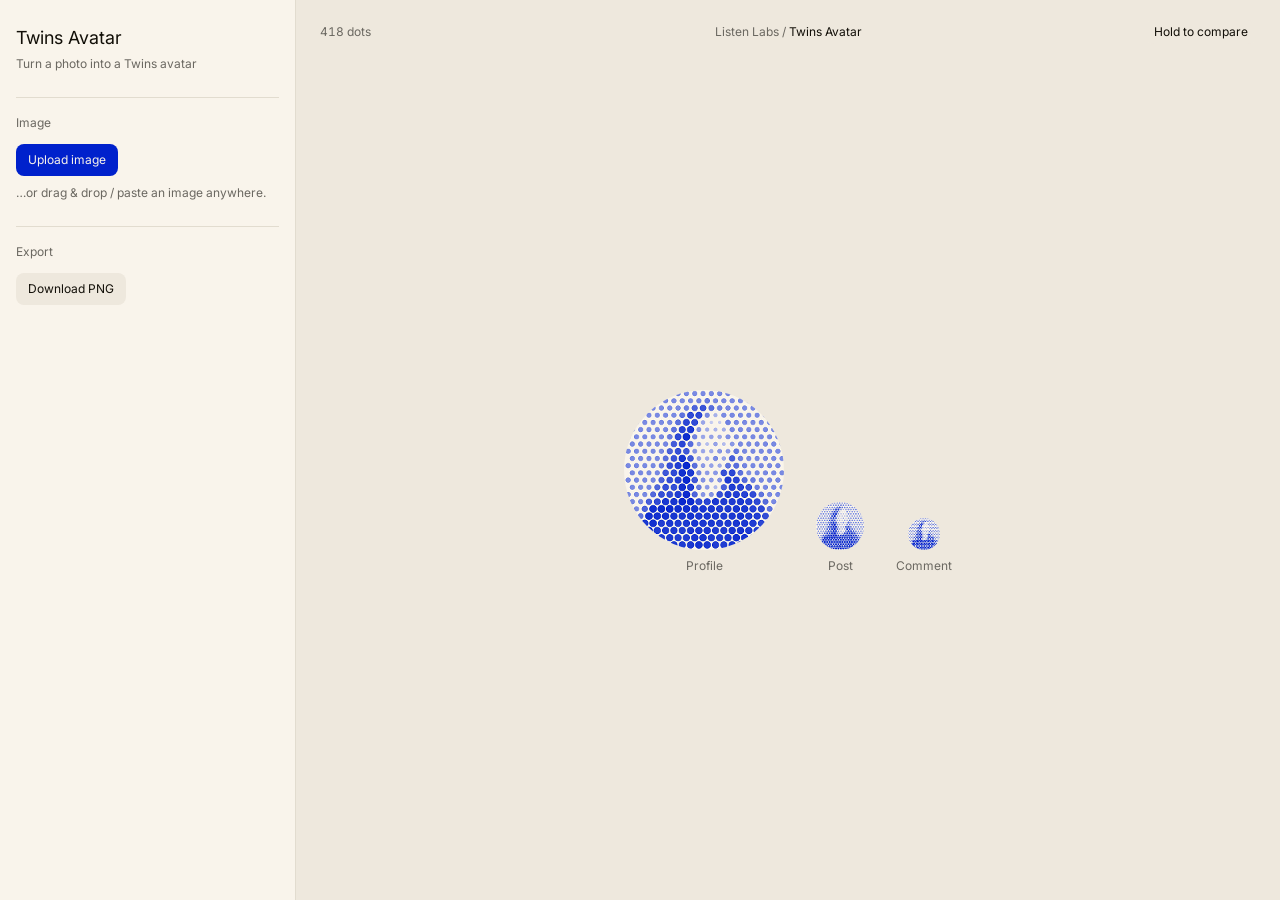
<file: index.html>
<!DOCTYPE html>
<html lang="en">
<head>
<meta charset="UTF-8">
<meta name="viewport" content="width=device-width, initial-scale=1.0">
<title>Twins Avatar</title>
<link rel="preconnect" href="https://fonts.googleapis.com">
<link rel="preconnect" href="https://fonts.gstatic.com" crossorigin>
<link href="https://fonts.googleapis.com/css2?family=Inter&display=swap" rel="stylesheet">
<link rel="stylesheet" href="styles.css?v=3">
</head>
<body>
<div class="app">

  <aside class="sidebar">
    <header class="brand">
      <h1>Twins Avatar</h1>
      <p>Turn a photo into a Twins avatar</p>
    </header>

    <section class="group">
      <h2>Image</h2>
      <div class="row">
        <button id="uploadBtn" class="btn primary">Upload image</button>
      </div>
      <p class="hint">…or drag &amp; drop / paste an image anywhere.</p>
      <input type="file" id="fileInput" accept="image/*" hidden>
    </section>

    <section class="group">
      <h2>Export</h2>
      <div class="row">
        <button id="exportPng" class="btn">Download PNG</button>
      </div>
      <p class="hint" id="exportStatus"></p>
    </section>
  </aside>

  <main class="stage" id="stage">
    <div class="brand-header">
      <span class="brand-prefix">Listen Labs /</span>
      <span class="brand-title"> Twins Avatar</span>
    </div>
    <span id="dotReadout">–</span>
    <button id="compareBtn" class="btn small">Hold to compare</button>
    <div class="canvas-wrap" id="canvasWrap">
      <div class="avatar-previews">
        <figure>
          <canvas class="avatar" data-size="160"></canvas>
          <figcaption>Profile</figcaption>
        </figure>
        <figure>
          <canvas class="avatar" data-size="48"></canvas>
          <figcaption>Post</figcaption>
        </figure>
        <figure>
          <canvas class="avatar" data-size="32"></canvas>
          <figcaption>Comment</figcaption>
        </figure>
      </div>
      <div class="drop-hint" id="dropHint">Drop an image here</div>
    </div>
  </main>

</div>
<script src="app.js?v=3"></script>
</body>
</html>
</file>
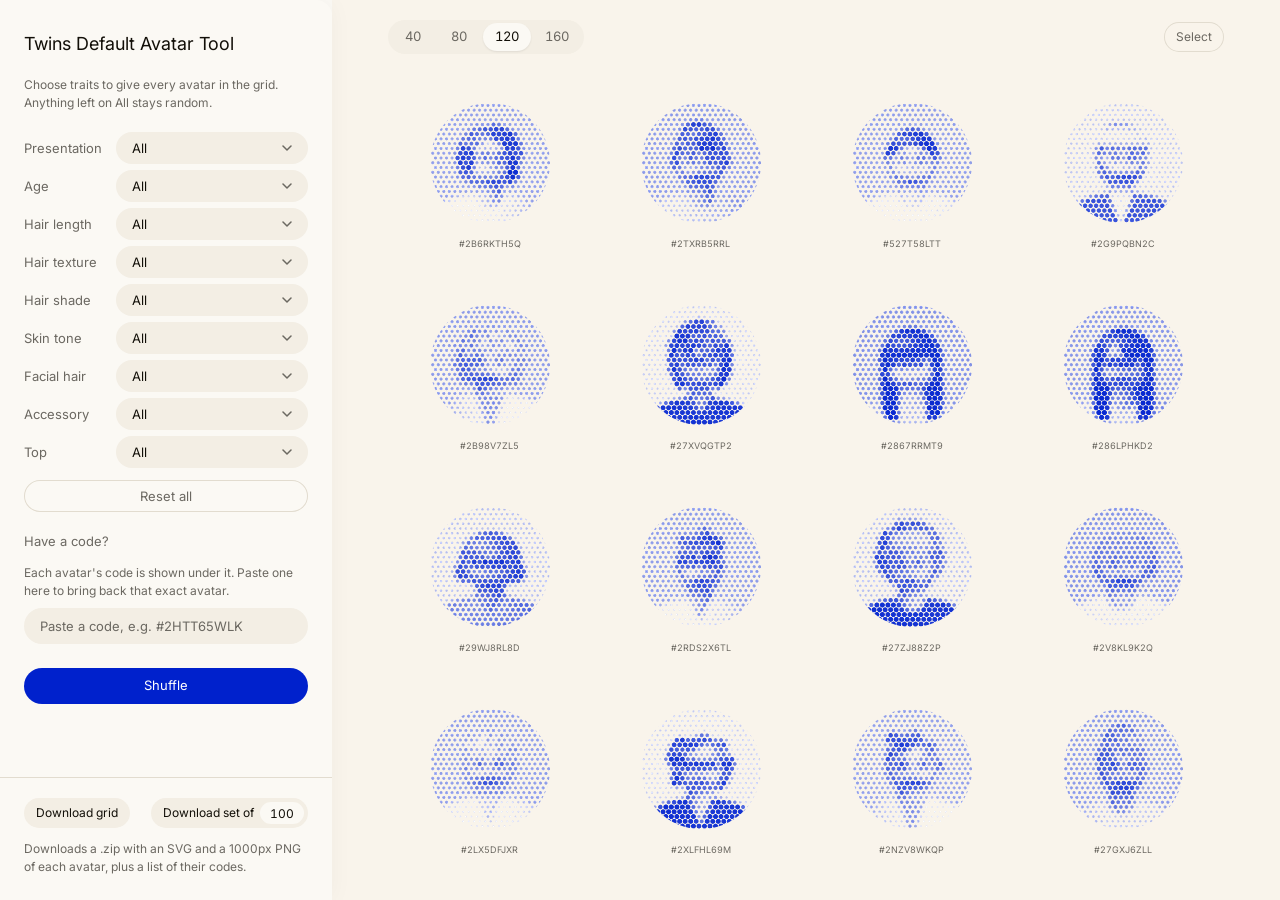
<file: generator/index.html>
<!DOCTYPE html>
<html lang="en">
<head>
<meta charset="UTF-8">
<title>Twins Default Avatar Tool</title>
<!-- moved: keep old links working -->
<meta http-equiv="refresh" content="0; url=../twins-default-avatar-tool/">
<link rel="canonical" href="../twins-default-avatar-tool/">
<script>location.replace("../twins-default-avatar-tool/" + location.search + location.hash);</script>
</head>
<body>
<p>This tool has moved to <a href="../twins-default-avatar-tool/">Twins Default Avatar Tool</a>.</p>
</body>
</html>
</file>
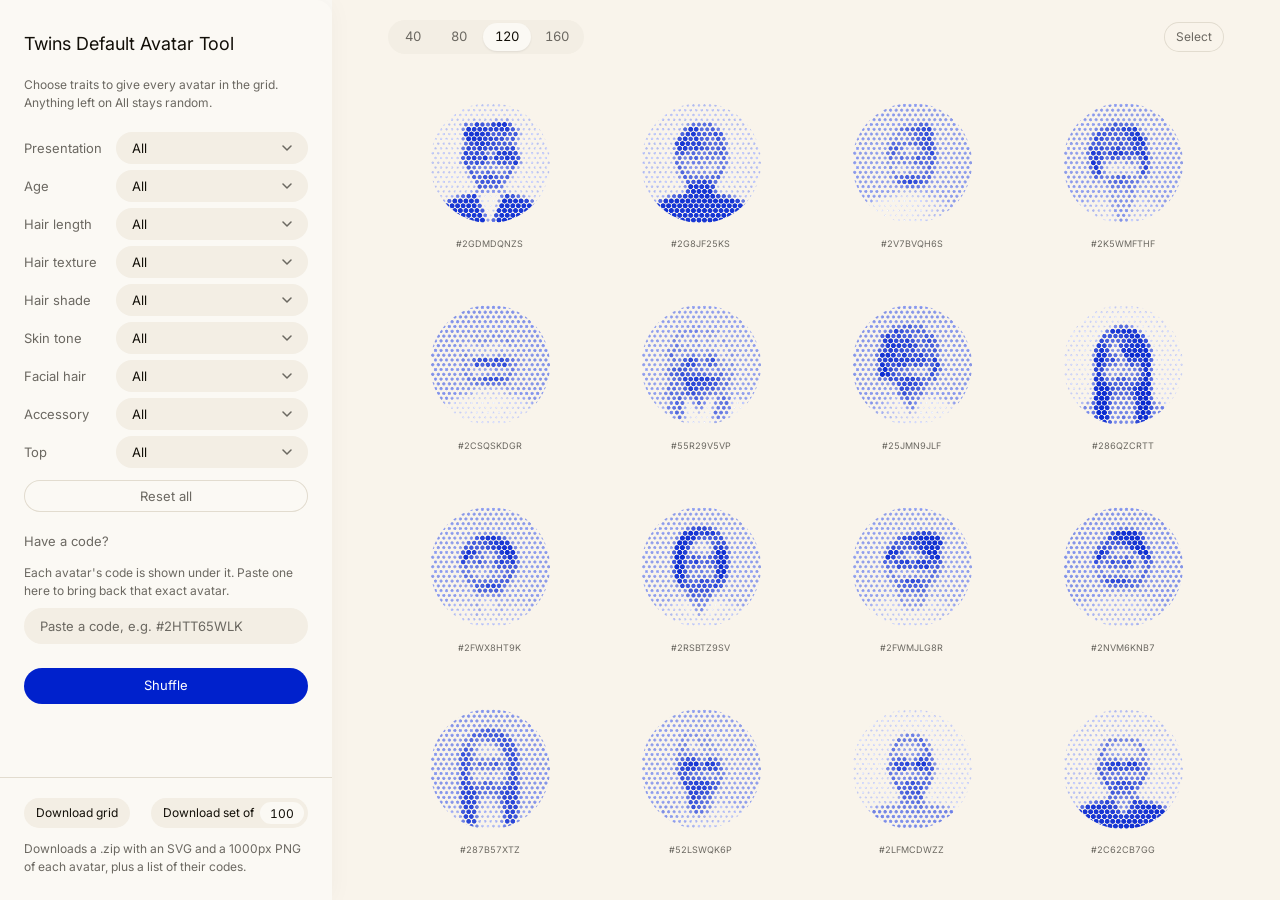
<file: twins-default-avatar-tool/index.html>
<!DOCTYPE html>
<html lang="en">
<head>
<meta charset="UTF-8">
<meta name="viewport" content="width=device-width, initial-scale=1.0">
<title>Twins Default Avatar Tool</title>
<link rel="preconnect" href="https://fonts.googleapis.com">
<link rel="preconnect" href="https://fonts.gstatic.com" crossorigin>
<link href="https://fonts.googleapis.com/css2?family=Inter&display=swap" rel="stylesheet">
<link rel="stylesheet" href="styles.css?v=61">
</head>
<body>
<div class="app">

  <!-- on phones the sidebar becomes a bottom sheet, opened by Filter -->
  <aside class="sidebar" id="sheet" aria-label="Filters">
    <div class="sheet-head">
      <span>Filters</span>
      <button id="closeSheet" class="cancel" aria-label="Close filters">×</button>
    </div>
    <div class="sidebar-body">
      <h1>Twins Default Avatar Tool</h1>

      <section class="group">
        <p class="hint parts-hint">Choose traits to give every avatar in the grid. Anything left on All stays random.</p>
        <div id="parts"></div>
        <button id="unlockAll" class="btn outline reset">Reset all</button>
      </section>

      <div class="restore">
        <label for="seedInput">Have a code?</label>
        <p class="hint restore-hint" id="codeHint">Each avatar's code is shown under it. Paste one here to bring back that exact avatar.</p>
        <input aria-describedby="codeHint" type="text" id="seedInput" class="field" placeholder="Paste a code, e.g. #2HTT65WLK" spellcheck="false" autocomplete="off">
      </div>

      <button id="generateBtn" class="btn primary generate">Shuffle</button>
    </div>

    <!-- pinned: downloads stay visible while the options scroll -->
    <div class="sidebar-foot">
      <section class="export" aria-label="Download">
        <div class="export-row">
          <button id="exportGrid" class="btn small" title="Zip of the avatars on screen: SVGs, PNGs and codes">Download grid</button>
          <!-- one pill: the label downloads, the number inside is editable -->
          <span class="set-pill" title="Zip of that many new, unique avatars">
            <button id="exportSet" class="set-btn">Download set of</button>
            <input type="number" id="setCount" value="100" min="1" max="2000" aria-label="Number of avatars in the set">
          </span>
        </div>
        <p class="hint export-note">Downloads a .zip with an SVG and a 1000px PNG of each avatar, plus a list of their codes.</p>
        <p class="hint status" hidden>
          <span id="exportStatus" aria-live="polite"></span>
          <button id="cancelExport" class="cancel" aria-label="Cancel download" hidden>×</button>
        </p>
      </section>
    </div>
  </aside>

  <main class="stage">
    <div class="stage-head">
      <h1 class="mobile-title">Twins Default Avatar Tool</h1>
      <div class="sizes" id="sizes" role="radiogroup" aria-label="Avatar size">
        <button role="radio" data-size="40">40</button>
        <button role="radio" data-size="80">80</button>
        <button role="radio" data-size="120">120</button>
        <button role="radio" data-size="160">160</button>
      </div>
      <div class="select-bar">
        <span class="select-tools" id="selectTools" hidden>
          <span class="sel-count" id="selCount" aria-live="polite">0 selected</span>
          <button id="selectAll" class="link">Select all</button>
          <button id="deselectAll" class="link">Deselect all</button>
        </span>
        <button id="selectToggle" class="btn small outline" aria-pressed="false">Select</button>
      </div>
    </div>
    <div class="grid" id="grid"></div>
  </main>

</div>
<!-- phones: Filter opens the sheet; Shuffle stays pinned at the bottom -->
<div class="sheet-backdrop" id="sheetBackdrop" hidden></div>
<div class="mobile-bar">
  <button id="filterBtn" class="filter-pill">Filter</button>
  <button id="shuffleMobile" class="btn primary">Shuffle</button>
</div>
<div class="cursor-tip" id="cursorTip" aria-hidden="true">Copy SVG</div>
<script src="avatar.js?v=62"></script>
<script src="app.js?v=41"></script>
</body>
</html>
</file>
<file: styles.css>
/* Listen Labs brand — Paper theme tokens.
 * Inter 400 only; no letter-spacing, no all-caps, no shadows.
 * Spacing on a 4px even-number base; radius scale 0/2/4/8/12/16. */

:root {
  /* Paper — light */
  --content-primary: #120F08;
  --content-secondary: #6B6861;
  --content-disabled: #B6B4AF;
  --content-brand: #0021CC;
  --content-brand-contrast: #F9F4EB;
  --content-inverse-primary: #F9F4EB;
  --surface-highlight: #FBF9F4;
  --surface-primary: #F9F4EB;
  --surface-secondary: #EEE8DD;
  --surface-tertiary: #E2DCCF;
  --surface-inverse-primary: #120F08;
  --surface-brand-primary: #0021CC;
  --surface-brand-secondary: #D9DDF2;
}

@media (prefers-color-scheme: dark) {
  :root {
    /* Paper — dark */
    --content-primary: #F9F4EB;
    --content-secondary: #9E9B94;
    --content-disabled: #504E49;
    --content-brand: #3354FF;
    --content-inverse-primary: #120F08;
    --surface-highlight: #080603;
    --surface-primary: #130F06;
    --surface-secondary: #201C13;
    --surface-tertiary: #30291D;
    --surface-inverse-primary: #F9F4EB;
    --surface-brand-secondary: #131939;
  }
}

* { box-sizing: border-box; }

html, body {
  margin: 0;
  height: 100%;
  background: var(--surface-primary);
  color: var(--content-primary);
  font-family: 'Inter', sans-serif;
  font-weight: 400;
  font-size: 12px;
  line-height: 1.5;
}

h1, h2, h3, button, input, select, output, label {
  font-weight: 400;
}

.app {
  display: flex;
  height: 100vh;
}

/* ---------- Sidebar ---------- */

.sidebar {
  width: 296px;
  flex: none;
  overflow-y: auto;
  background: var(--surface-primary);
  border-right: 1px solid var(--surface-tertiary);
  padding: 24px 16px;
}

.brand h1 {
  margin: 0;
  font-size: 18px;
}
.brand p {
  margin: 4px 0 0;
  color: var(--content-secondary);
  font-size: 12px;
}

.group {
  margin-top: 24px;
  padding-top: 16px;
  border-top: 1px solid var(--surface-tertiary);
}
.group h2 {
  margin: 0 0 12px;
  font-size: 12px;
  color: var(--content-secondary);
}

.control { display: block; margin: 12px 0; }
.control > span {
  display: flex;
  justify-content: space-between;
  font-size: 12px;
  color: var(--content-primary);
  margin-bottom: 4px;
}
.control output { color: var(--content-secondary); font-variant-numeric: tabular-nums; }

input[type="range"] {
  width: 100%;
  height: 16px;
  accent-color: var(--content-brand);
}

select, input[type="number"] {
  width: 100%;
  height: 32px;
  background: var(--surface-highlight);
  color: var(--content-primary);
  border: 1px solid var(--surface-tertiary);
  border-radius: 4px;
  padding: 0 8px;
  font: inherit;
  font-size: 12px;
}
input[type="number"] { width: 72px; }

input[type="color"] {
  width: 32px;
  height: 24px;
  padding: 0;
  border: 1px solid var(--surface-tertiary);
  border-radius: 4px;
  background: var(--surface-highlight);
  cursor: pointer;
}

.row {
  display: flex;
  align-items: center;
  gap: 8px;
  margin: 8px 0;
  flex-wrap: wrap;
}

.check { display: flex; gap: 8px; align-items: flex-start; font-size: 12px; }
.check input { margin-top: 2px; accent-color: var(--content-brand); }
.inline { display: flex; align-items: center; gap: 8px; font-size: 12px; }

.swatch {
  display: flex;
  align-items: center;
  gap: 8px;
  font-size: 12px;
  color: var(--content-secondary);
}

.hint { color: var(--content-secondary); font-size: 12px; margin: 8px 0 0; }


.btn {
  height: 32px;
  background: var(--surface-secondary);
  color: var(--content-primary);
  border: none;
  border-radius: 8px;
  padding: 0 12px;
  font: inherit;
  font-size: 12px;
  cursor: pointer;
}
.btn:hover { background: var(--surface-tertiary); }
.btn.primary { background: var(--surface-brand-primary); color: var(--content-brand-contrast); }
.btn.primary:hover { background: var(--content-brand); }
.btn.small, .btn.chip { height: 24px; padding: 0 8px; }
.btn:disabled { color: var(--content-disabled); cursor: default; }

.preset-row { display: flex; flex-wrap: wrap; gap: 8px; }

/* segmented control */
.seg {
  display: flex;
  height: 32px;
  background: var(--surface-secondary);
  border-radius: 8px;
  overflow: hidden;
  margin-bottom: 8px;
}
.seg button {
  flex: 1;
  background: none;
  border: none;
  color: var(--content-secondary);
  padding: 0 4px;
  font: inherit;
  font-size: 12px;
  cursor: pointer;
}
.seg button.active {
  background: var(--surface-inverse-primary);
  color: var(--content-inverse-primary);
}

/* ---------- Stage ---------- */

.stage {
  position: relative;
  flex: 1;
  display: flex;
  flex-direction: column;
  min-width: 0;
  background: var(--surface-secondary);
  padding-top: 64px;
}

.brand-header {
  position: absolute;
  top: 24px;
  left: 0;
  right: 0;
  text-align: center;
  font-size: 12px;
  line-height: 16px;
  pointer-events: none;
}
.brand-header .brand-prefix { color: var(--content-secondary); }
.brand-header .brand-title { color: var(--content-primary); }

#dotReadout {
  position: absolute;
  top: 24px;
  left: 24px;
  color: var(--content-secondary);
  font-size: 12px;
  line-height: 16px;
  font-variant-numeric: tabular-nums;
}

#compareBtn {
  position: absolute;
  top: 20px;
  right: 24px;
}

.canvas-wrap {
  position: relative;
  flex: 1;
  display: flex;
  align-items: center;
  justify-content: center;
  overflow: hidden;
  padding: 24px;
}

.avatar-previews {
  display: flex;
  align-items: flex-end;
  gap: 32px;
}
.avatar-previews figure {
  margin: 0;
  display: flex;
  flex-direction: column;
  align-items: center;
  gap: 8px;
}
.avatar-previews figcaption { color: var(--content-secondary); font-size: 12px; line-height: 16px; }
.avatar { border-radius: 50%; display: block; }

.drop-hint {
  position: absolute;
  inset: 24px;
  display: none;
  align-items: center;
  justify-content: center;
  border: 1px dashed var(--content-brand);
  border-radius: 8px;
  background: var(--surface-brand-secondary);
  color: var(--content-brand);
  font-size: 16px;
  pointer-events: none;
}
.canvas-wrap.dragover .drop-hint { display: flex; }

@media (max-width: 760px) {
  .app { flex-direction: column; }
  .sidebar { width: 100%; max-height: 45vh; order: 2; border-right: none; border-top: 1px solid var(--surface-tertiary); }
  .stage { order: 1; height: 55vh; }
}
</file>
<file: twins-default-avatar-tool/styles.css>
/* Twin Avatars — Inter 400 only; no letter-spacing, all-caps or strokes.
 * Fields and buttons are filled pills; the one hairline is the divider. */

:root {
  --panel: #FBF9F4;          /* surface-highlight */
  --stage: #F9F4EB;          /* surface-primary beige */
  --fill: #F3EEE4;          /* light beige */
  --fill-hover: #EEE8DD;    /* surface-secondary */
  --placeholder: #EEE8DD;    /* surface-secondary */
  --text: #120F08;
  --text-secondary: #6B6861;
  --hairline: #E2DCCF;
  --brand: #0021CC;
  --brand-hover: #0019A3;
  --brand-tint: #E6E9FA;
  --on-brand: #FFFFFF;
  --sidebar-w: 332px;   /* fits the longest part label, "Random · Androgynous" */
}

@media (prefers-color-scheme: dark) {
  :root {
    --panel: #1A1A1A;
    --stage: #130F06;
    --fill: #201C13;
    --fill-hover: #30291D;
    --placeholder: #201C13;
    --text: #F9F4EB;
    --text-secondary: #9E9B94;
    --hairline: #30291D;
    --brand: #3354FF;
    --brand-hover: #4D6AFF;
    --brand-tint: #1A2050;
  }
}

* { box-sizing: border-box; }

/* The page background itself is painted as the two panels, so the sidebar
   color always reaches the bottom of the window, whatever height the
   browser reports for the layout. */
html {
  background: linear-gradient(90deg, var(--panel) 0 var(--sidebar-w), var(--stage) var(--sidebar-w));
}
html, body {
  margin: 0;
  height: 100%;
  color: var(--text);
  font-family: 'Inter', sans-serif;
  font-weight: 400;
  font-size: 13px;
  line-height: 1.5;
}
body { background: transparent; }

h1, h2, button, input, select { font: inherit; font-weight: 400; color: inherit; }
h1, h2, p { margin: 0; }

/* desktop: the page itself never scrolls; the layout is pinned to the
   window edges and only the sidebar options and the stage scroll inside */
.app { display: flex; position: fixed; inset: 0; }
html, body { overflow: hidden; overscroll-behavior: none; }

/* ---------- Sidebar ---------- */

/* options scroll; export stays pinned at the bottom */
.sidebar {
  width: var(--sidebar-w);
  flex: none;
  display: flex;
  flex-direction: column;
  overflow: hidden;
  background: var(--panel);
  border-radius: 0 16px 0 0;
  box-shadow: 0 0 24px rgba(18, 15, 8, 0.04);
  position: relative;
  z-index: 1;
}
.sidebar-body {
  flex: 1;
  min-height: 0;
  overflow-y: auto;
  padding: 32px 24px 24px;
}
.sidebar-foot {
  flex: none;
  padding: 20px 24px 24px;
  background: var(--panel);
  border-top: 1px solid var(--hairline);
}
.sidebar-foot h2 { font-size: 13px; color: var(--text-secondary); margin-bottom: 4px; }
/* the first section follows the title directly, without a divider */
.sidebar h1 + .group { border-top: none; padding-top: 0; margin-top: 20px; }
.sidebar h1 { font-size: 18px; line-height: 1.35; }

.group { margin-top: 24px; padding-top: 20px; border-top: 1px solid var(--hairline); }
.group h2 { font-size: 13px; color: var(--text-secondary); margin-bottom: 12px; }
.group-head { display: flex; justify-content: space-between; align-items: baseline; }
.generate { width: 100%; margin-top: 24px; }
.export { margin-top: 0; }
.export .export-row { margin-top: 0; }
.export-note { margin-top: 8px; }
.export-row { display: flex; flex-wrap: wrap; justify-content: space-between; align-items: center; gap: 8px; margin-top: 8px; }
.set-pill {
  display: inline-flex;
  align-items: center;
  height: 30px;
  padding-right: 4px;
  border-radius: 999px;
  background: var(--fill);
  transition: background-color 120ms;
}
.set-pill:hover { background: var(--fill-hover); }
.set-pill[hidden] { display: none; }
.set-btn {
  height: 100%;
  padding: 0 6px 0 12px;
  border: none;
  background: none;
  font-size: 12px;
  cursor: pointer;
  border-radius: 999px 0 0 999px;
}
.set-btn:disabled { color: var(--text-secondary); cursor: default; }
.set-btn:focus-visible { outline: none; box-shadow: 0 0 0 2px var(--brand); }
.set-pill input {
  width: 44px;
  height: 22px;
  border: none;
  border-radius: 999px;
  background: var(--panel);
  color: var(--text);
  text-align: center;
  font: inherit;
  font-size: 12px;
  font-variant-numeric: tabular-nums;
  -moz-appearance: textfield;
}
.set-pill input::-webkit-outer-spin-button,
.set-pill input::-webkit-inner-spin-button { -webkit-appearance: none; margin: 0; }
.set-pill input:focus { outline: none; box-shadow: 0 0 0 2px var(--brand); }
.btn.small { height: 30px; padding: 0 12px; font-size: 12px; }
/* only shown while a download is running or just finished */
.status { display: flex; align-items: center; gap: 8px; margin-top: 8px; }
.status[hidden] { display: none; }
/* small round X to stop a download that's rendering */
.cancel {
  width: 20px;
  height: 20px;
  flex: none;
  border: none;
  border-radius: 50%;
  background: var(--fill);
  color: var(--text-secondary);
  font-size: 14px;
  line-height: 20px;
  padding: 0;
  cursor: pointer;
}
.cancel:hover { background: var(--fill-hover); color: var(--text); }
.cancel[hidden] { display: none; }

.restore { margin-top: 20px; }
.restore label { display: block; color: var(--text-secondary); }
.restore .field { margin-top: 8px; }
.restore-hint { margin-top: 2px; }
/* the parts hint sits under the heading, above the pills */
.parts-hint { margin: 0 0 20px; }

.row { display: flex; gap: 8px; margin-top: 8px; flex-wrap: wrap; }
.hint { color: var(--text-secondary); font-size: 12px; margin-top: 12px; }

.field, .part select {
  height: 36px;
  width: 100%;
  border: none;
  border-radius: 999px;
  background: var(--fill);
  padding: 0 16px;
  outline: none;
}
.field::placeholder { color: var(--text-secondary); }
.field.invalid { box-shadow: 0 0 0 1px #CF2617; }   /* not a valid avatar code */
.field:focus-visible, .part select:focus-visible, .btn:focus-visible, .link:focus-visible {
  box-shadow: 0 0 0 2px var(--brand);
}
.field.count { width: 80px; text-align: center; padding: 0 8px; }

.part {
  display: grid;
  grid-template-columns: 80px 1fr;
  align-items: center;
  gap: 12px;
  margin-bottom: 6px;
}
.part span { color: var(--text-secondary); }
.part select {
  height: 32px;
  appearance: none;
  cursor: pointer;
  /* chevron sits 16px from the right edge, matching the 16px text inset
     on the left, so the pill's padding is even on both sides */
  background-image: url("data:image/svg+xml,%3Csvg xmlns='http://www.w3.org/2000/svg' width='10' height='6' viewBox='0 0 10 6'%3E%3Cpath d='M1 1l4 4 4-4' fill='none' stroke='%236B6861' stroke-width='1.5' stroke-linecap='round' stroke-linejoin='round'/%3E%3C/svg%3E");
  background-repeat: no-repeat;
  background-position: right 16px center;
  padding: 0 34px 0 16px;
  text-overflow: ellipsis;
}
.part select:hover { background-color: var(--fill-hover); }
.part select.locked { background-color: var(--brand-tint); color: var(--brand); }

.btn {
  height: 36px;
  border: none;
  border-radius: 999px;
  background: var(--fill);
  padding: 0 16px;
  cursor: pointer;
  transition: background-color 120ms;
}
.btn:hover { background: var(--fill-hover); }
.btn:disabled { color: var(--text-secondary); cursor: default; }
.btn.primary { background: var(--brand); color: var(--on-brand); }
.btn.primary:hover { background: var(--brand-hover); }
/* stroked pill */
.btn.outline { background: none; box-shadow: inset 0 0 0 1px var(--hairline); color: var(--text-secondary); }
.btn.outline:hover { background: none; box-shadow: inset 0 0 0 1px var(--text-secondary); color: var(--text); }
.reset { width: 100%; height: 32px; margin-top: 6px; }

.link {
  border: none;
  background: none;
  padding: 0;
  color: var(--text-secondary);
  cursor: pointer;
  border-radius: 4px;
}
.link:hover { color: var(--text); }

/* ---------- Stage: one big grid ---------- */

.stage {
  position: relative;
  flex: 1;
  min-width: 0;
  overflow-y: auto;
  padding: 0 56px 48px;
  background: var(--stage);
}

/* size switcher on the left, combinations count on the right */
/* stays at the top while the grid scrolls under it */
.stage-head {
  position: sticky;
  top: 0;
  z-index: 5;
  display: flex;
  justify-content: space-between;
  align-items: center;
  padding: 20px 0 16px;
  margin-bottom: 12px;
  background: var(--stage);
}
.sizes {
  display: flex;
  gap: 2px;
  padding: 3px;
  border-radius: 999px;
  background: var(--fill);
}
.sizes button {
  height: 28px;
  min-width: 44px;
  padding: 0 12px;
  border: none;
  border-radius: 999px;
  background: none;
  color: var(--text-secondary);
  font-variant-numeric: tabular-nums;
  cursor: pointer;
  transition: background-color 120ms, color 120ms;
}
.sizes button:hover { color: var(--text); }
.sizes button[aria-checked="true"] { background: var(--panel); color: var(--text); box-shadow: 0 1px 2px rgba(18, 15, 8, 0.08); }
.sizes button:focus-visible { outline: none; box-shadow: 0 0 0 2px var(--brand); }
/* selection mode: count, select all / deselect all, and the toggle */
.select-bar { display: flex; align-items: center; gap: 16px; }
.select-tools { display: flex; align-items: center; gap: 16px; font-size: 12px; }
.select-tools[hidden] { display: none; }
.sel-count { color: var(--text); font-variant-numeric: tabular-nums; }
.select-tools .link { font-size: 12px; }
#selectToggle[aria-pressed="true"] { background: var(--text); color: var(--panel); box-shadow: none; }

/* selected tiles: a ring and a check */
.grid .tile > button:first-child { position: relative; }
.grid .tile.selected > button:first-child { box-shadow: 0 0 0 3px var(--stage), 0 0 0 5px var(--brand); }
.grid .tile.selected > button:first-child::after {
  content: "";
  position: absolute;
  top: -2px;
  right: -2px;
  width: 20px;
  height: 20px;
  border-radius: 50%;
  background: var(--brand) url("data:image/svg+xml,%3Csvg xmlns='http://www.w3.org/2000/svg' width='10' height='8' viewBox='0 0 10 8'%3E%3Cpath d='M1 4l2.6 2.6L9 1' fill='none' stroke='white' stroke-width='1.6' stroke-linecap='round' stroke-linejoin='round'/%3E%3C/svg%3E") center no-repeat;
  box-shadow: 0 0 0 2px var(--stage);
}

/* tiles render at exactly the chosen size (--tile) */
/* cells are sized for the largest view, so switching sizes never reflows:
   each avatar stays in its cell and scales in place */
.grid {
  --tile: 120px;
  display: grid;
  grid-template-columns: repeat(auto-fill, minmax(168px, 1fr));
  gap: 12px 8px;
}
.tile {
  height: 190px;
  display: flex;
  flex-direction: column;
  align-items: center;
  justify-content: center;
  gap: 14px;
}
/* the avatar's code, small, under each tile; click to copy */
.tile .code {
  border: none;
  background: none;
  padding: 1px 4px;
  border-radius: 999px;
  font-size: 9px;
  line-height: 12px;
  color: var(--text-secondary);
  font-variant-numeric: tabular-nums;
  white-space: nowrap;
  cursor: pointer;
}
.tile .code:hover { color: var(--text); background: var(--placeholder); }
.tile .code:focus-visible { outline: none; box-shadow: 0 0 0 2px var(--brand); }
.grid > .tile > button:first-child {
  width: var(--tile);
  height: var(--tile);
  flex: none;
  transition: width 220ms ease, height 220ms ease;
  padding: 0;
  border: none;
  border-radius: 50%;
  background: var(--placeholder);
  cursor: pointer;
}
/* avatars are transparent; the fill only holds the spot while rendering */
.grid .tile > button.ready { background: transparent; }
.grid .tile > button:first-child:focus-visible { box-shadow: 0 0 0 2px var(--brand); outline: none; }
/* scale the canvas, not the button, so hover doesn't fight the flip */
.grid canvas { display: block; width: 100%; height: 100%; border-radius: 50%; transition: transform 160ms ease-out; }
.grid .tile > button:hover canvas { transform: scale(1.06); }

/* bubble that follows the cursor over the tiles and confirms copies */
.cursor-tip {
  position: fixed;
  left: 0;
  top: 0;
  z-index: 10;
  padding: 4px 10px;
  border-radius: 999px;
  background: var(--text);
  color: var(--panel);
  font-size: 12px;
  white-space: nowrap;
  pointer-events: none;
  opacity: 0;
  transition: opacity 120ms;
}
.cursor-tip.show { opacity: 1; }

/* desktop: phone-only pieces stay hidden */
.sheet-head, .mobile-title, .mobile-bar, .sheet-backdrop { display: none; }

/* ---------- Phones: grid first, filters in a bottom sheet ---------- */
@media (max-width: 760px) {
  html { background: var(--stage); }
  html, body { overflow: visible; }
  .app { display: block; position: static; }

  .stage { overflow: visible; padding: 0 16px 168px; }
  .stage-head { position: sticky; top: 0; padding: 20px 0 12px; margin-bottom: 8px; }
  .sizes { display: none; }
  .mobile-title { display: block; margin: 0; font-size: 18px; font-weight: 400; }
  .select-bar { gap: 10px; flex-wrap: wrap; justify-content: flex-end; }
  .select-tools { gap: 10px; }
  #selectToggle { box-shadow: none; padding: 0 4px; height: 28px; }
  #selectToggle[aria-pressed="true"] { padding: 0 12px; }

  /* three across, tiles fill their column */
  .grid { grid-template-columns: repeat(3, 1fr); gap: 20px 16px; }
  .tile { height: auto; gap: 8px; }
  .grid > .tile > button:first-child { width: 100%; height: auto; aspect-ratio: 1; transition: none; }

  /* Filter pill floating above a pinned Shuffle */
  .mobile-bar {
    display: flex;
    flex-direction: column;
    align-items: center;
    gap: 12px;
    position: fixed;
    left: 0;
    right: 0;
    bottom: 0;
    z-index: 20;
    padding: 0 16px calc(20px + env(safe-area-inset-bottom));
    pointer-events: none;
  }
  .mobile-bar > * { pointer-events: auto; }
  .mobile-bar .btn.primary { width: 100%; height: 52px; font-size: 16px; }
  .filter-pill {
    height: 40px;
    padding: 0 28px;
    border: none;
    border-radius: 999px;
    background: var(--text);
    color: var(--panel);
    font: inherit;
    font-size: 14px;
    cursor: pointer;
    box-shadow: 0 4px 16px rgba(18, 15, 8, 0.18);
  }

  /* the sidebar slides up as a sheet */
  .sidebar {
    position: fixed;
    left: 0;
    right: 0;
    bottom: 0;
    z-index: 40;
    width: auto;
    max-height: 85vh;
    max-height: 85dvh;
    border-radius: 16px 16px 0 0;
    box-shadow: 0 -8px 32px rgba(18, 15, 8, 0.16);
    transform: translateY(105%);
    transition: transform 240ms ease;
  }
  .sidebar.open { transform: none; }
  .sheet-head {
    display: flex;
    justify-content: space-between;
    align-items: center;
    padding: 16px 16px 0;
    font-size: 16px;
  }
  .sheet-head .cancel { width: 32px; height: 32px; font-size: 20px; line-height: 32px; }
  .sidebar-body { overflow-y: auto; padding: 8px 16px 16px; }
  .sidebar-body > h1, .sidebar .generate { display: none; }
  .sidebar-foot { padding: 12px 16px calc(20px + env(safe-area-inset-bottom)); }
  .sheet-backdrop {
    display: block;
    position: fixed;
    inset: 0;
    z-index: 30;
    background: rgba(18, 15, 8, 0.3);
  }
  .sheet-backdrop[hidden] { display: none; }
  .cursor-tip { display: none; }
}
</file>
